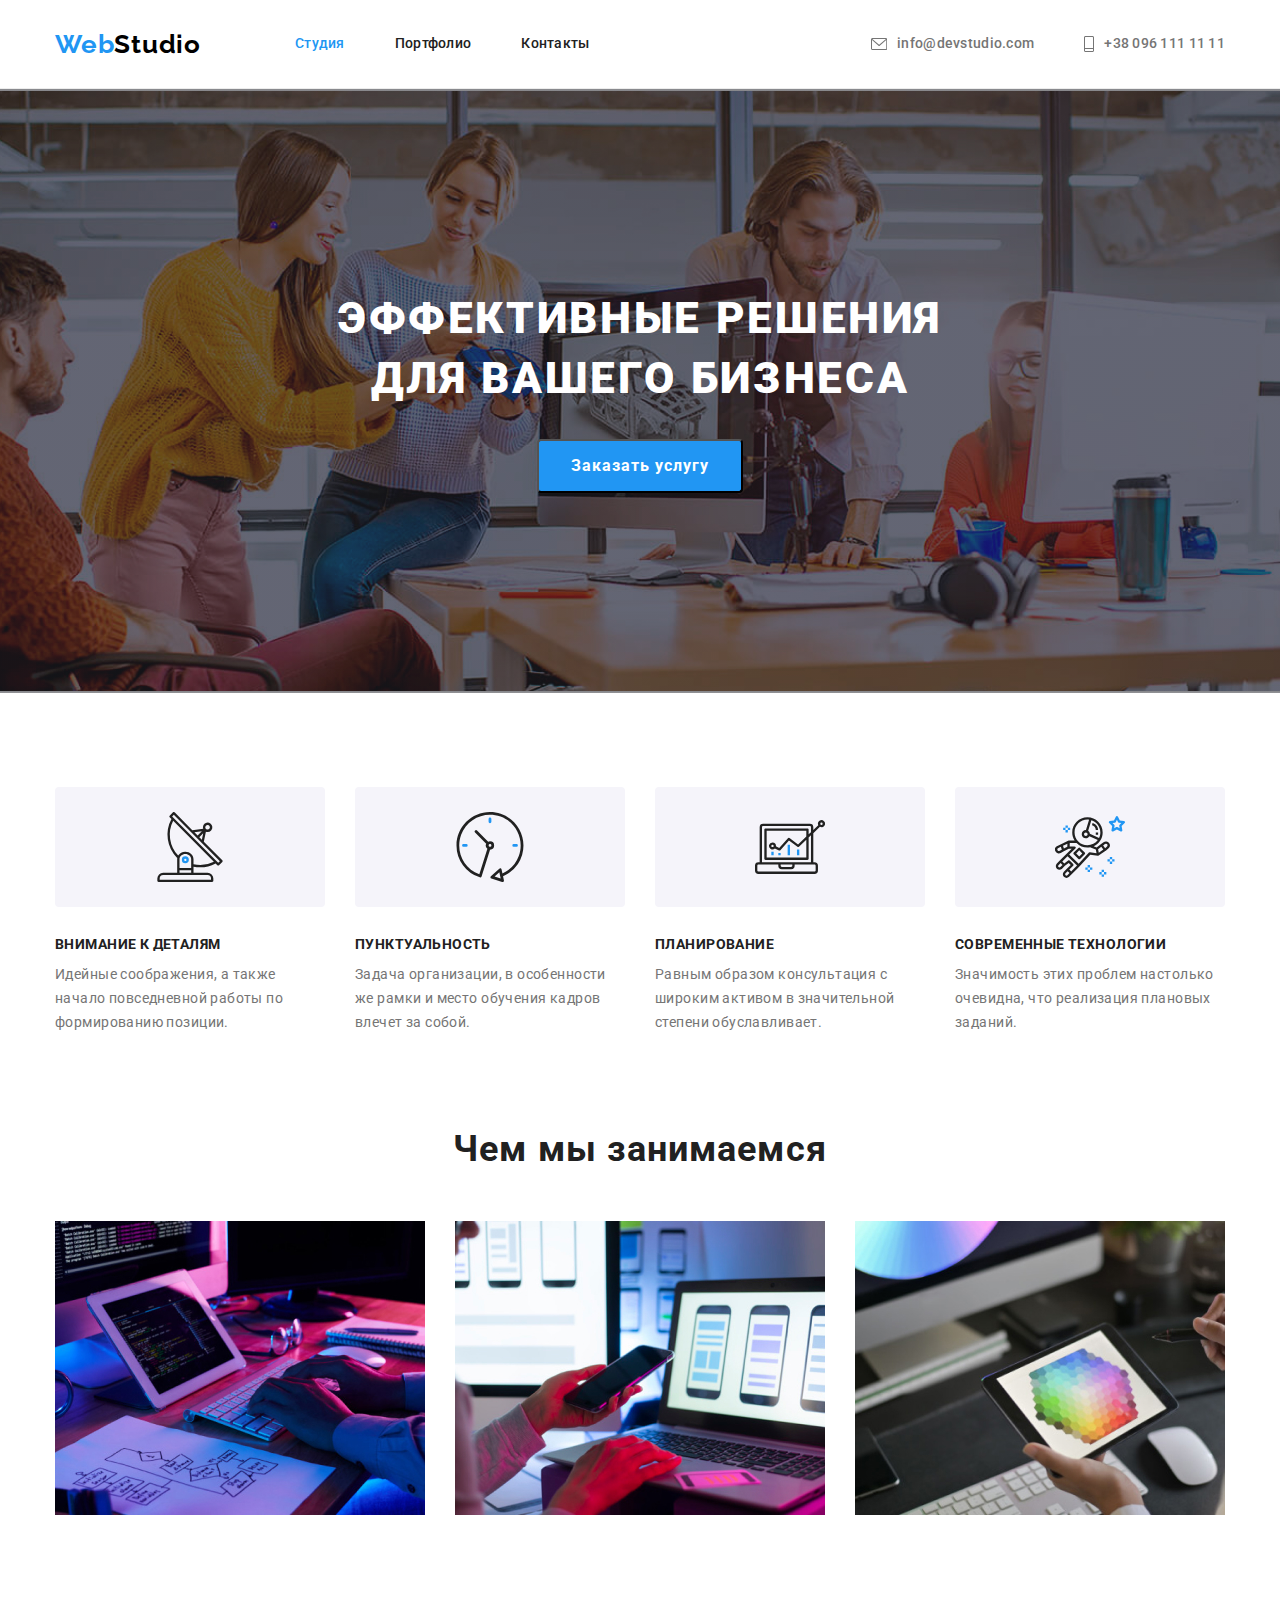
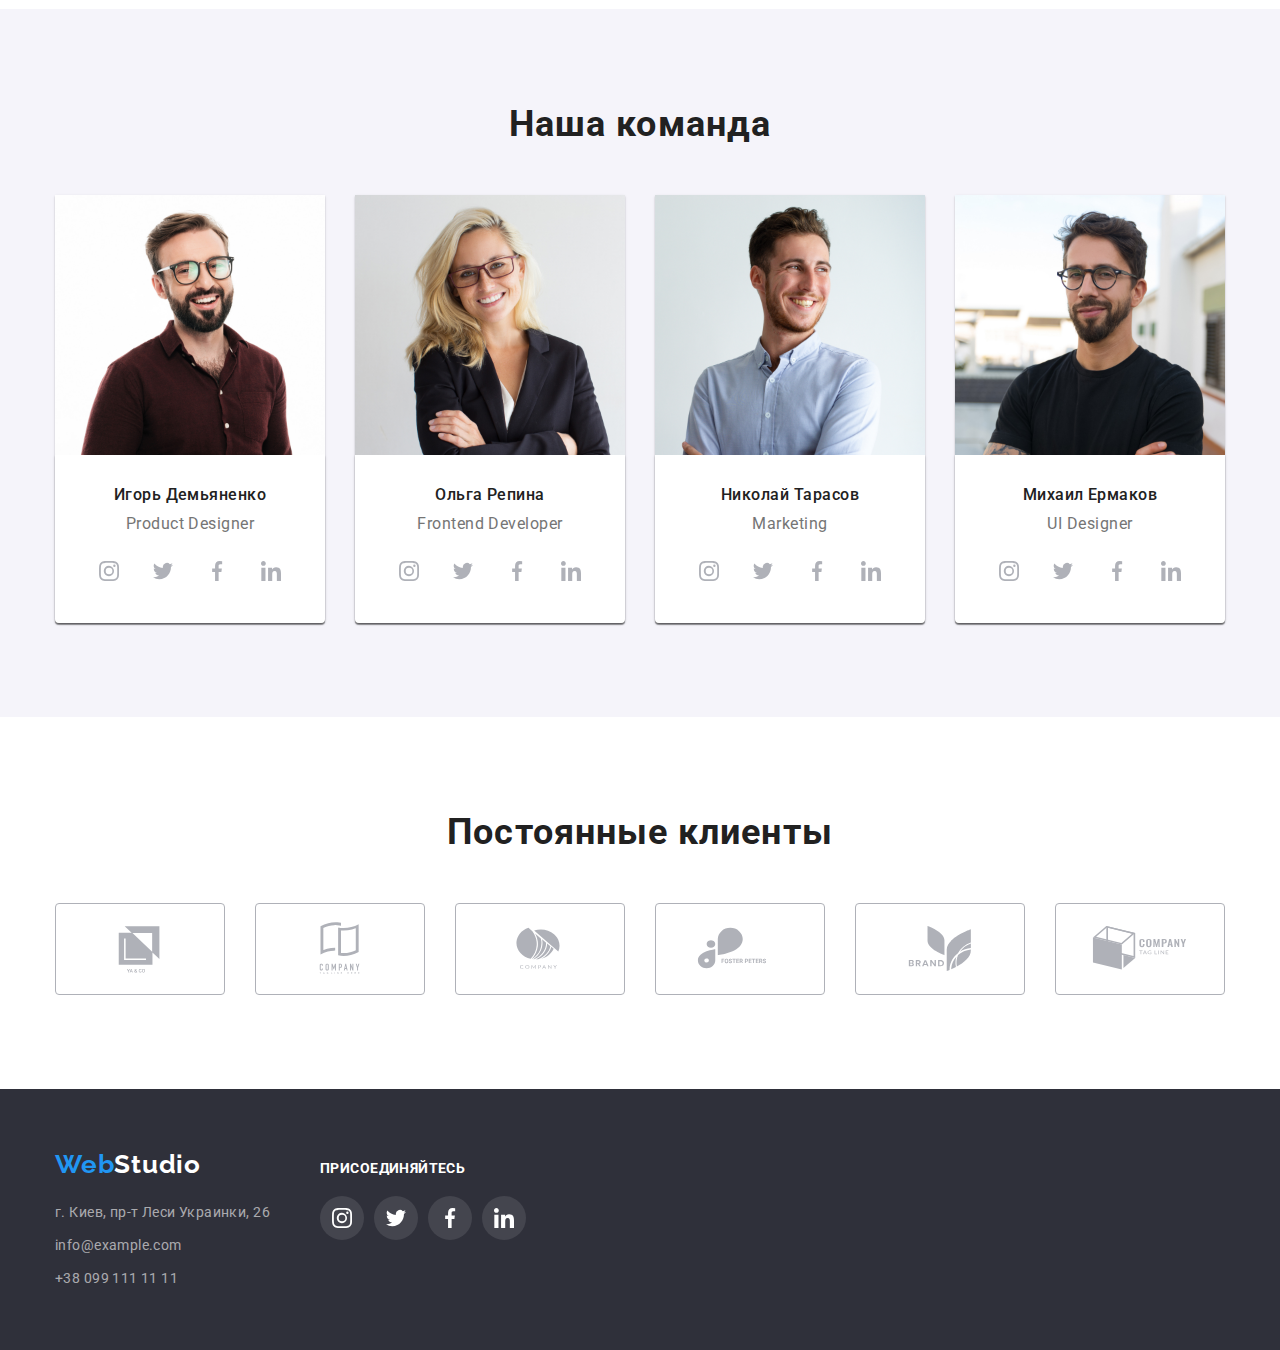
<file: index.html>
<!DOCTYPE html>
<html lang="ru">
<head>
    <meta charset="UTF-8">
    <meta http-equiv="X-UA-Compatible" content="IE=edge">
    <meta name="viewport" content="width=device-width, initial-scale=1.0">
    <title>Document</title>
    <link rel="preconnect" href="https://fonts.googleapis.com">
    <link rel="preconnect" href="https://fonts.gstatic.com" crossorigin>
    <link href="https://fonts.googleapis.com/css2?family=Raleway:wght@700&family=Roboto:wght@400;500;700;900&display=swap" rel="stylesheet">
    <link rel="stylesheet" href="https://cdnjs.cloudflare.com/ajax/libs/modern-normalize/1.1.0/modern-normalize.min.css">
    <link rel="stylesheet" href="./css/style.css">
</head>
<body>
    <header class="page-header">
       <div class="container">
            <div class="navigation">
                <nav class="nav">
                    <a href="./index.html" class="logo"><span class="accent">Web</span>Studio</a>
                    <ul class="site-nav list">
                        <li class="item"><a class="link current" href="./index.html">Студия</a></li>
                        <li class="item"><a class="link" href="./portfolio.html">Портфолио</a></li>
                        <li class="item"><a class="link" href="">Контакты</a></li>
                    </ul>
                </nav>
                
                <ul class="site-contacts list">
                    <li class="item">
                        <a href="" class="link"><svg class="site-contacts-icon" width="16px" heigth="12px">
                            <use href="./images/sprite.svg#icon-envelope-hover"></use>
                        </svg>info@devstudio.com</a></li>
                    <li class="item">                       
                        <a href="" class="link"><svg class="site-contacts-icon" width="10px" heigth="16px">
                            <use href="./images/sprite.svg#icon-Vector"></use>
                        </svg>+38 096 111 11 11</a></li>
                </ul>
            </div>
       </div>
    </header>

    <main>
        <!-- Герой -->
        <section class="hero">
            <h1 class="hero-title">Эффективные решения для вашего бизнеса</h1>
            <button class="button" type="button">Заказать услугу</button>
         </section>

         <section class="section-caption">
                <h2 class="visually-hidden">Наши приемущества</h2>
            <div class="container">
                <ul class="caption-list list">
                    <li class="item">
                        <div class="caption-list-icon">
                            <svg width="70px" heigth="70px"><use href="./images/sprite.svg#icon-antenna"></use></svg>
                        </div>
                        <h3 class="section-title">Внимание к деталям</h3>
                        <p>Идейные соображения, а также начало повседневной работы по формированию позиции.</p>
                    </li>
                    <li class="item">
                        <div class="caption-list-icon">
                            <svg width="70px" heigth="70px"><use href="./images/sprite.svg#icon-clock"></use></svg>
                        </div>
                        <h3 class="section-title">Пунктуальность</h3>
                        <p>Задача организации, в особенности же рамки и место обучения кадров влечет за собой.</p>
                    </li>
                    <li class="item">
                        <div class="caption-list-icon">
                            <svg width="70px" heigth="70px"><use href="./images/sprite.svg#icon-diagram"></use></svg>
                        </div>
                        <h3 class="section-title">Планирование</h3>
                        <p>Равным образом консультация с широким активом в значительной степени обуславливает.</p>
                    </li>
                    <li class="item">
                        <div class="caption-list-icon">
                            <svg width="70px" heigth="70px"><use href="./images/sprite.svg#icon-astronaut"></use></svg>
                        </div>
                        <h3 class="section-title">Современные технологии</h3>
                        <p>Значимость этих проблем настолько очевидна, что реализация плановых заданий.</p>
                    </li>
                </ul>
            </div>
         </section>
        
         <section class="section-work">
            <div class="container">
                <h2 class="section-title">Чем мы занимаемся</h2>
                <ul class="section-work-list list">
                    <li class="item"><img src="./images/box1.jpg" alt="Разработка ПО для ПК" width="370" height="294"></li>
                    <li class="item"><img src="./images/box2.jpg" alt="Разработка мобильных приложений" width="370" height="294"></li>
                    <li class="item"><img src="./images/box3.jpg" alt="Дизайн студия" width="370" height="294"></li>
                </ul>
            </div>
        </section>

        <section class="section-team">            
            <div class="container">
                <h2 class="section-title">Наша команда</h2>
                <ul class="section-team-list list">
                    <li class="item">
                        <img src="./images/img.jpg" alt="дизайнер" width="270" height="260">
                        <div class="item text">
                            <h3 class="section-title-name">Игорь Демьяненко</h3>
                            <p class="section-team-text">Product Designer</p>
                            <ul class="soc-list">
                                <li class="soc-link">
                                    <a class="social-link" href="">
                                        <svg class="icon" width="20px" heigth="20px">
                                            <use href="./images/sprite.svg#icon-instagram"></use>
                                        </svg>
                                    </a>
                                </li>
                                <li class="soc-link">
                                    <a class="social-link" href="">
                                        <svg class="icon" width="20px" heigth="20px">
                                            <use href="./images/sprite.svg#icon-twitter"></use>
                                        </svg>
                                    </a>
                                </li>
                                <li class="soc-link">
                                    <a class="social-link" href="">
                                        <svg class="icon" width="20px" heigth="20px">
                                            <use href="./images/sprite.svg#icon-facebook"></use>
                                        </svg>
                                    </a>
                                </li>
                                <li class="soc-link">
                                    <a class="social-link" href="">
                                        <svg class="icon" width="20px" heigth="20px">
                                            <use href="./images/sprite.svg#icon-linkedin"></use>
                                        </svg>
                                    </a>
                                </li>
                            </ul>
                        </div>
                    </li>
                    <li class="item">
                        <img src="./images/img(1).jpg" alt="разработчик" width="270" height="260">
                        <div class="item text">
                            <h3 class="section-title-name">Ольга Репина</h3>
                            <p class="section-team-text">Frontend Developer</p>
                            <ul class="soc-list">
                                <li class="soc-link">
                                    <a class="social-link" href="">
                                        <svg class="icon" width="20px" heigth="20px">
                                            <use href="./images/sprite.svg#icon-instagram"></use>
                                        </svg>
                                    </a>
                                </li>
                                <li class="soc-link">
                                    <a class="social-link" href="">
                                        <svg class="icon" width="20px" heigth="20px">
                                            <use href="./images/sprite.svg#icon-twitter"></use>
                                        </svg>
                                    </a>
                                </li>
                                <li class="soc-link">
                                    <a class="social-link" href="">
                                        <svg class="icon" width="20px" heigth="20px">
                                            <use href="./images/sprite.svg#icon-facebook"></use>
                                        </svg>
                                    </a>
                                </li>
                                <li class="soc-link">
                                    <a class="social-link" href="">
                                        <svg class="icon" width="20px" heigth="20px">
                                            <use href="./images/sprite.svg#icon-linkedin"></use>
                                        </svg>
                                    </a>
                                </li>
                            </ul>
                        </div>
                    </li>
                    <li class="item">
                        <img src="./images/img(2).jpg" alt="маркетолог" width="270" height="260">
                        <div class="item text">
                            <h3 class="section-title-name">Николай Тарасов</h3>
                            <p class="section-team-text">Marketing</p>
                            <ul class="soc-list">
                                <li class="soc-link">
                                    <a class="social-link" href="">
                                        <svg class="icon" width="20px" heigth="20px">
                                            <use href="./images/sprite.svg#icon-instagram"></use>
                                        </svg>
                                    </a>
                                </li>
                                <li class="soc-link">
                                    <a class="social-link" href="">
                                        <svg class="icon" width="20px" heigth="20px">
                                            <use href="./images/sprite.svg#icon-twitter"></use>
                                        </svg>
                                    </a>
                                </li>
                                <li class="soc-link">
                                    <a class="social-link" href="">
                                        <svg class="icon" width="20px" heigth="20px">
                                            <use href="./images/sprite.svg#icon-facebook"></use>
                                        </svg>
                                    </a>
                                </li>
                                <li class="soc-link">
                                    <a class="social-link" href="">
                                        <svg class="icon" width="20px" heigth="20px">
                                            <use href="./images/sprite.svg#icon-linkedin"></use>
                                        </svg>
                                    </a>
                                </li>
                            </ul>
                        </div>
                    </li>
                    <li class="item">
                        <img src="./images/img(3).jpg" alt="дизайнер" width="270" height="260">
                        <div class="item text">
                            <h3 class="section-title-name">Михаил Ермаков</h3>
                            <p class="section-team-text">UI Designer</p>
                            <ul class="soc-list">
                                <li class="soc-link">
                                    <a class="social-link" href="">
                                        <svg class="icon" width="20px" heigth="20px">
                                            <use href="./images/sprite.svg#icon-instagram"></use>
                                        </svg>
                                    </a>
                                </li>
                                <li class="soc-link">
                                    <a class="social-link" href="">
                                        <svg class="icon" width="20px" heigth="20px">
                                            <use href="./images/sprite.svg#icon-twitter"></use>
                                        </svg>
                                    </a>
                                </li>
                                <li class="soc-link">
                                    <a class="social-link" href="">
                                        <svg class="icon" width="20px" heigth="20px">
                                            <use href="./images/sprite.svg#icon-facebook"></use>
                                        </svg>
                                    </a>
                                </li>
                                <li class="soc-link">
                                    <a class="social-link" href="">
                                        <svg class="icon" width="20px" heigth="20px">
                                            <use href="./images/sprite.svg#icon-linkedin"></use>
                                        </svg>
                                    </a>
                                </li>
                            </ul>
                        </div>
                    </li>
                </ul>
            </div>
        </section>

        <section class="section-clients">
            <div class="container">
                <h2 class="clients-title">Постоянные клиенты</h2>
                <ul class="clients-list">
                    <li class="clients-item list">
                        <a class="clients-link" href="">
                            <svg class="clients-icon" width="106px" height="60px">
                                <use href="./images/sprite.svg#icon-Logo1"></use>
                            </svg>
                        </a>
                    </li>
                    <li class="clients-item list">
                        <a class="clients-link" href="">
                            <svg class="clients-icon" width="106px" height="60px">
                                <use href="./images/sprite.svg#icon-Logo2"></use>
                            </svg>
                        </a>
                    </li>
                    <li class="clients-item list">
                        <a class="clients-link" href="">
                            <svg class="clients-icon" width="106px" height="60px">
                                <use href="./images/sprite.svg#icon-Logo3"></use>
                            </svg>
                        </a>
                    </li>
                    <li class="clients-item list">
                        <a class="clients-link" href="">
                            <svg class="clients-icon" width="106px" height="60px">
                                <use href="./images/sprite.svg#icon-Logo4"></use>
                            </svg>
                        </a>
                    </li>
                    <li class="clients-item list">
                        <a class="clients-link" href="">
                            <svg class="clients-icon" width="106px" height="60px">
                                <use href="./images/sprite.svg#icon-Logo5"></use>
                            </svg>
                        </a>
                    </li>
                    <li class="clients-item list">
                        <a class="clients-link" href="">
                            <svg class="clients-icon" width="106px" height="60px">
                                <use href="./images/sprite.svg#icon-Logo6"></use>
                            </svg>
                        </a>
                    </li>
                </ul>
            </div>
        </section>
    </main>

    <footer class="footer">
        <div class="container">
            <div>
                <address class="adress"></address>
                <a class="logo" href="./index.html"><span class="accent">Web</span>Studio</a>
                <ul class="footer-list list">
                    <li class="footer-list-item"><a class="footer-link" href="">г. Киев, пр-т Леси Украинки, 26</a></li>
                    <li class="footer-list-item"><a class="footer-link" href="mailto:info@example.com">info@example.com</a></li>
                    <li class="footer-list-item"><a class="footer-link" href="tel:+380991111111">+38 099 111 11 11</a></li>
                </ul>
                </address>
            </div>
            <div class="footer-social">
                <h2 class="footer-title">Присоединяйтесь</h2>
                <ul class="footer-soc-list">
                    <li class="footer-soc-list">
                        <a class="social-link" href="">
                            <svg class="icon" width="20px" heigth="20px">
                                <use href="./images/sprite.svg#icon-instagram"></use>
                            </svg>
                        </a>
                    </li>
                    <li class="footer-soc-list">
                        <a class="social-link" href="">
                            <svg class="icon" width="20px" heigth="20px">
                                <use href="./images/sprite.svg#icon-twitter"></use>
                            </svg>
                        </a>
                    </li>
                    <li class="footer-soc-list">
                        <a class="social-link" href="">
                            <svg class="icon" width="20px" heigth="20px">
                                <use href="./images/sprite.svg#icon-facebook"></use>
                            </svg>
                        </a>
                    </li>
                    <li class="footer-soc-list">
                        <a class="social-link" href="">
                            <svg class="icon" width="20px" heigth="20px">
                                <use href="./images/sprite.svg#icon-linkedin"></use>
                            </svg>
                        </a>
                    </li>
                </ul>
            </div>
        </div>
    </footer>
</body>
</html>
</file>
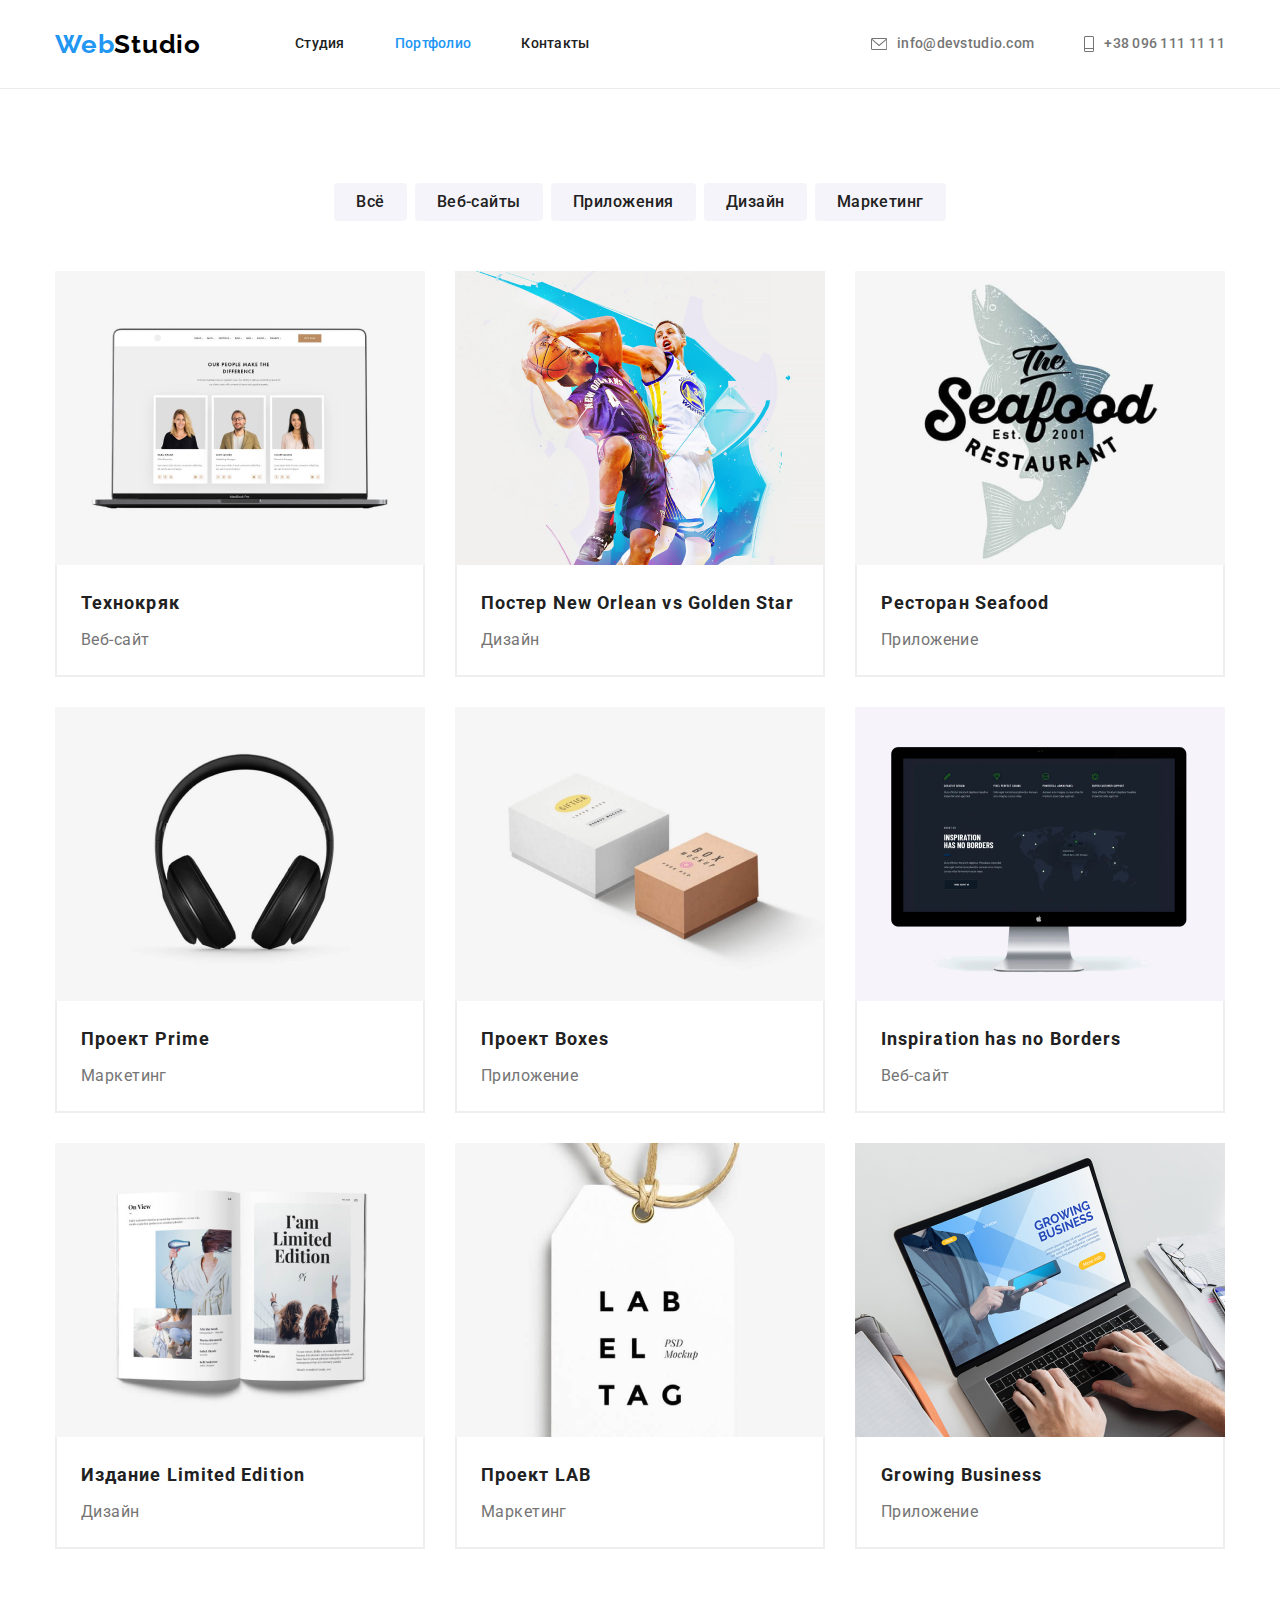
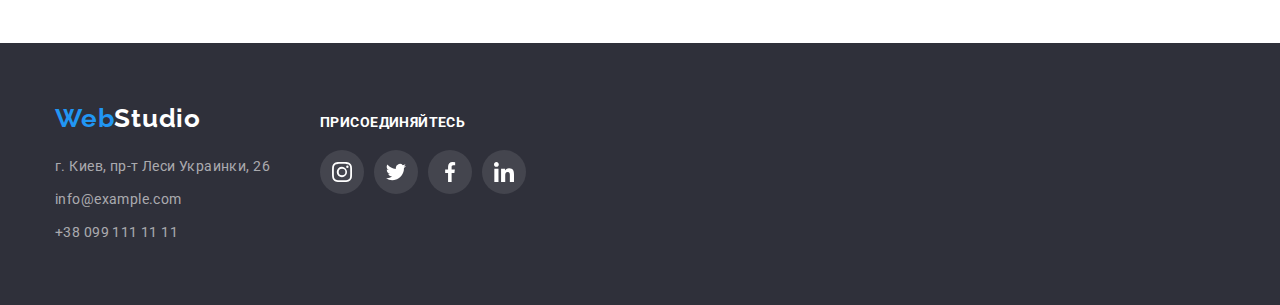
<file: portfolio.html>
<!DOCTYPE html>
<html lang="ru">

<head>
    <meta charset="UTF-8">
    <meta http-equiv="X-UA-Compatible" content="IE=edge">
    <meta name="viewport" content="width=device-width, initial-scale=1.0">
    <title>Document</title>
    <link rel="preconnect" href="https://fonts.googleapis.com">
    <link rel="preconnect" href="https://fonts.gstatic.com" crossorigin>
    <link
        href="https://fonts.googleapis.com/css2?family=Raleway:wght@700&family=Roboto:wght@400;500;700;900&display=swap"
        rel="stylesheet">
    <link rel="stylesheet"
        href="https://cdnjs.cloudflare.com/ajax/libs/modern-normalize/1.1.0/modern-normalize.min.css">
    <link rel="stylesheet" href="./css/style.css">
</head>

<body>
    <header class="page-header">
        <div class="container">
            <div class="navigation">
                <nav class="nav">
                    <a href="./index.html" class="logo"><span class="accent">Web</span>Studio</a>
                    <ul class="site-nav list">
                        <li class="item"><a class="link" href="./index.html">Студия</a></li>
                        <li class="item"><a class="link current" href="./portfolio.html">Портфолио</a></li>
                        <li class="item"><a class="link" href="">Контакты</a></li>
                    </ul>
                </nav>
    
                <ul class="site-contacts list">
                    <li class="item">
                        <a href="" class="link"><svg class="site-contacts-icon" width="16px" heigth="12px">
                                <use href="./images/sprite.svg#icon-envelope-hover"></use>
                            </svg>info@devstudio.com</a>
                    </li>
                    <li class="item">
                        <a href="" class="link"><svg class="site-contacts-icon" width="10px" heigth="16px">
                                <use href="./images/sprite.svg#icon-Vector"></use>
                            </svg>+38 096 111 11 11</a>
                    </li>
                </ul>
            </div>
        </div>
    </header>

     <main>
         <section>
            <div class="container">
                <h1 class="visually-hidden">Наши работы</h1>
                <ul class="filter-list list">
                    <li class="filter-item"><button class="button" type="button">Всё</button></li>
                    <li class="filter-item"><button class="button" type="button">Веб-сайты</button></li>
                    <l class="filter-item"i><button class="button" type="button">Приложения</button></l>
                    <li class="filter-item"><button class="button" type="button">Дизайн</button></li>
                    <li class="filter-item"><button class="button" type="button">Маркетинг</button></li>
                </ul>
                
                <ul class="works-list list">
                    <li class="card">
                        <img src="./images/img1.jpg" alt="Веб-сайт">
                        <div class="works-list-text">
                            <h2 class="title">Технокряк</h2>
                            <p class="text">Веб-сайт</p>
                        </div>
                    </li>
                    <li class="card">
                        <img src="./images/img2.jpg" alt="Дизайн">
                        <div class="works-list-text">
                            <h2 class="title">Постер New Orlean vs Golden Star</h2>
                            <p class="text">Дизайн</p>
                        </div>
                    </li>
                    <li class="card">
                        <img src="./images/img3.jpg" alt="Приложение">
                        <div class="works-list-text">
                            <h2 class="title">Ресторан Seafood</h2>
                            <p class="text">Приложение</p>
                        </div>
                    </li>
                    <li class="card">
                        <img src="./images/img4.jpg" alt="Маркетин">
                        <div class="works-list-text">
                            <h2 class="title">Проект Prime</h2>
                            <p class="text">Маркетинг</p>
                        </div>
                    </li>
                    <li class="card">
                        <img src="./images/img5.jpg" alt=">Приложение">
                        <div class="works-list-text">
                            <h2 class="title">Проект Boxes</h2>
                            <p class="text">Приложение</p>
                        </div>
                    </li>
                    <li class="card">
                        <img src="./images/img6.jpg" alt="Веб-сайт">
                        <div class="works-list-text">
                            <h2 class="title">Inspiration has no Borders</h2>
                            <p class="text">Веб-сайт</p>
                        </div>
                    </li>
                    <li class="card">
                        <img src="./images/img7.jpg" alt="Дизайн">
                        <div class="works-list-text">
                            <h2 class="title">Издание Limited Edition</h2>
                            <p class="text">Дизайн</p>
                        </div>
                    </li>
                    <li class="card">
                        <img src="./images/img8.jpg" alt="Маркетинг">
                        <div class="works-list-text">
                            <h2 class="title">Проект LAB</h2>
                            <p class="text">Маркетинг</p>
                        </div>
                    </li>
                    <li class="card">
                        <img src="./images/img9.jpg" alt="Приложение">
                        <div class="works-list-text">
                            <h2 class="title">Growing Business</h2>
                            <p class="text">Приложение</p>
                        </div>
                    </li>
                </ul>
            </div>
         </section>

     </main>

    <footer class="footer">
        <div class="container">
            <div>
                <address class="adress"></address>
                <a class="logo" href="./index.html"><span class="accent">Web</span>Studio</a>
                <ul class="footer-list list">
                    <li class="footer-list-item"><a class="footer-link" href="">г. Киев, пр-т Леси Украинки, 26</a></li>
                    <li class="footer-list-item"><a class="footer-link" href="mailto:info@example.com">info@example.com</a>
                    </li>
                    <li class="footer-list-item"><a class="footer-link" href="tel:+380991111111">+38 099 111 11 11</a></li>
                </ul>
                </address>
            </div>
            <div class="footer-social">
                <h2 class="footer-title">Присоединяйтесь</h2>
                <ul class="footer-soc-list">
                    <li class="footer-soc-list">
                        <a class="social-link" href="">
                            <svg class="icon" width="20px" heigth="20px">
                                <use href="./images/sprite.svg#icon-instagram"></use>
                            </svg>
                        </a>
                    </li>
                    <li class="footer-soc-list">
                        <a class="social-link" href="">
                            <svg class="icon" width="20px" heigth="20px">
                                <use href="./images/sprite.svg#icon-twitter"></use>
                            </svg>
                        </a>
                    </li>
                    <li class="footer-soc-list">
                        <a class="social-link" href="">
                            <svg class="icon" width="20px" heigth="20px">
                                <use href="./images/sprite.svg#icon-facebook"></use>
                            </svg>
                        </a>
                    </li>
                    <li class="footer-soc-list">
                        <a class="social-link" href="">
                            <svg class="icon" width="20px" heigth="20px">
                                <use href="./images/sprite.svg#icon-linkedin"></use>
                            </svg>
                        </a>
                    </li>
                </ul>
            </div>
        </div>
    </footer>
    
</body>
</html>
</file>
<file: css/style.css>
/* Цвет основного текста #757575 */
/* Вторичный цвет текста #212121 */
/* Фоновый белый  #FFFFFF*/
/* Фоновый серый  #F5F4FA*/
/* Фоновый чёрный  #2F303A*/
/* Акцент #2196F3 */

:root {
    --primery-text-color: #757575;
    --title-text-color: #212121;
    --accent-color: #2196F3;
    --primery-white-color: #fff;
}

body{
    color: var(--primery-text-color);
    background-color: var(--primery-white-color);

    font-family: Roboto, sans-serif;
    font-weight: 400;
    font-size: 14px;
    line-height: 1.71;
    letter-spacing: 0.03em;
}

section {
    padding-top: 94px;
    padding-bottom: 94px;
}

 h1,
 h2,
 h3,
 p{
    margin: 0;
}

img {
    display: block;
}

ul {
    padding: 0;
}

.heading,
.caption-none {
    display: none;
}

.visually-hidden {
    position: absolute;
    width: 1px;
    height: 1px;
    margin: -1px;
    border: 0;
    padding: 0;
    white-space: normal;
    clip-path: inset(100%);
    clip: rect(0 0 0 0);
    overflow: hidden;
}

.container {
    width: 1200px;
    margin: 0 auto;
    padding: 0 15px;
}

.section-title {
    color: var(--title-text-color);
}

.list {
    list-style: none;
    margin: 0;
}

/* Header */

.page-header {
    border-bottom: 1px solid #ECECEC;
}

.page-header,
.logo {
    color:#000000;
    text-decoration: none;
}

.accent {
    color: var(--accent-color);
}

.logo {
    font-family: 'Raleway';
    font-weight: 700;
    font-size: 26px;
    line-height: 1.19;
    letter-spacing: 0.03em;
    }

/* SITE NAV */

.nav {
    display: flex;
    align-items: center;
}

.site-nav .item {
    padding-top: 32px;
    padding-bottom: 32px;
}

.navigation {
    display: flex;
    align-items: center;
}

.site-nav {
    display: flex;
    margin-left: 94px;
}

.site-contacts {
    display: flex;
    margin-left: auto;
    padding-inline-start: 0px;
}

.site-contacts-icon  {
    height: 16px;
    margin-right: 10px;
}

.site-nav .item + .item,
.site-contacts .item + .item{
    margin-left: 50px;
}

.site-nav .link {
    font-weight: 500;
    font-size: 14px;
    line-height: 1.14;
    letter-spacing: 0.02em;
    text-decoration: none;

    color: var(--title-text-color);
}

.site-contacts .link {
    display: flex;
    align-items: center;

    text-decoration: none;
    font-weight: 500;
    font-size: 14px;
    line-height: 1.14;
    letter-spacing: 0.02em;

    color: var(--primery-text-color);
    fill: var(--primery-text-color);    
}

.site-nav .link:hover,
.site-contacts .link:hover,
.site-nav .link:focus,
.site-contacts .link:focus {
    color: var(--accent-color);
    fill: var(--accent-color);
}

.site-contacts,
.site-nav {
    margin-top: 0;
    margin-bottom: 0;
}

.site-nav .link.current {
color: var(--accent-color);
}

/* Hero */

.hero {
    padding-top: 200px;
    padding-bottom: 200px;
    text-align: center;

    background: linear-gradient(rgba(47, 48, 58, 0.4), rgba(47, 48, 58, 0.4)), url(../images/bcg-foto.jpg);
    background-position: center;
    background-color: #C4C4C4;
    background-repeat: no-repeat;
    color: var(--primery-white-color);
    
}

.hero-title {
    margin-left: auto;
    margin-right: auto;
    margin-bottom: 30px;
    width: 696px;

    font-weight: 900;
    font-size: 44px;
    line-height: 1.36;
    letter-spacing: 0.06em;
    text-transform: uppercase;
    text-align: center;
}

.button {
    padding: 10px 32px;
    border-radius: 4px;

    font-family: inherit;
    font-weight: 700;
    font-size: 16px;
    line-height: 1.88;
    text-align: center;
    letter-spacing: 0.06em;

    color: var(--primery-white-color);
    background-color: var(--accent-color);
}

.filter-list {
    display: flex;
    justify-content: center;
    margin-top: 0;
    margin-bottom: 50px;
    padding-inline-start: 0px;
}

.filter-list .button {
    padding: 6px 22px;
    border: none;
    border-radius: 4px;
    
    font-weight: 500;
    font-size: 16px;
    line-height: 1.62;
    letter-spacing: 0.03em;

    color: var(--title-text-color);
    background-color: #F5F4FA;
}

.filter-list .button:hover,
.filter-list .button:focus {
    color: var(--primery-white-color);
    background-color: var(--accent-color);
    box-shadow: 0px 3px 1px rgba(0, 0, 0, 0.1),
    0px 1px 2px rgba(0, 0, 0, 0.08),
    0px 2px 2px rgba(0, 0, 0, 0.12);
}

.filter-item:not(:last-child){
    margin-right: 8px;
}

.list .title {
    font-weight: 700;
    font-size: 18px;
    line-height: 2;
    letter-spacing: 0.06em;

    color: var(--title-text-color);
}

.text {
    font-size: 16px;
    line-height: 1.88;
}

/* Section-caption */

.caption-list-icon {
    display: flex;
    justify-content: center;
    align-items: center;
    margin-bottom: 30px;
    width: 270px;
    height: 120px;
    
    border-radius: 4px;

    background-color: #F5F4FA;
}

.section-caption .list {
    display: flex;
    list-style: none;
}

.caption-list {
    display: flex;
}

.caption-list .item {
    width: 270px;
    margin-right: 30px;

    text-align: left;    
}

.caption-list .item:last-child {
    margin-right: 0;
}

.section-caption .section-title {
    margin-bottom: 10px;

    font-weight: 700;
    font-size: 14px;
    line-height: 1.14;
    letter-spacing: 0.03em;
    text-transform: uppercase;
    text-decoration: none;
}

/* Section-work */

.section-work {
    padding-top: 0;
}

.section-work .container {
    padding-top: 0;
}

.section-work .list {
    display: flex;
}

.section-work  .section-title {
    margin-bottom: 50px;

    font-weight: 700;
    font-size: 36px;
    line-height: 1.17;
    text-align: center;
    letter-spacing: 0.03em;
    }

.section-work-list .item:not(:last-child) {
    margin-right: 30px;
}

.works-list {
    display: flex;
    flex-wrap: wrap;
    margin: 0;
    padding-inline-start: 0px;
    justify-content: center;
} 

.works-list .title {
    margin-bottom: 4px;
}

.works-list .card {
    margin-right: 30px;
    margin-bottom: 30px;
}

.works-list .card:nth-child(3n) {
    margin-right: 0;
}

.works-list .card:nth-child(n+7) {
    margin-bottom: 0;
}

.works-list .card:hover {
    box-shadow: 0px 1px 1px rgba(0, 0, 0, 0.12),
    0px 4px 4px rgba(0, 0, 0, 0.06),
    1px 4px 6px rgba(0, 0, 0, 0.16);
}

.works-list .item {
    width: 370px;
    margin: 15px 15px 30px 15px;
}

.works-list .item:nth-child(3n) {
    margin-right: 0;
}

.works-list-text {
    padding: 20px 24px;

    border-right: 2px solid #EEEEEE;
    border-left: 2px solid #EEEEEE;
    border-bottom: 2px solid #EEEEEE;
    text-align: left;
}

/* Section-team */ 

.section-team {
    text-align: center;

    background-color: #F5F4FA;
}

.section-team-list {
    display: flex;
}

.section-team-list .item:not(:last-child){
    margin-right: 30px;
}

.section-team-list .item {
    box-shadow: 0px 1px 3px rgba(0, 0, 0, 0.12),
    0px 1px 1px rgba(0, 0, 0, 0.14),
    0px 2px 1px rgba(0, 0, 0, 0.2);
    border-radius: 0px 0px 4px 4px;
}

.soc-list {
    display: flex;
    justify-content: center;
    list-style: none;
}

.soc-link:not(:last-child) {
    margin-right: 10px;
}

.icon {  
    width: 20px;
    height: 20px;

    fill: #AFB1B8;
} 

.social-link {
    margin: 0;
    padding: 0;

    width: 20px;
    height: 20px;
}

.soc-link {
    display: flex;
    justify-content: center;
    align-items: center;

    width: 44px;
    height: 44px;
    border-radius: 50%;
    border-color: transparent;

    background-color: var(--primery-white-color);
}

.soc-link:hover,
.soc-link:focus {
    background-color: var(--accent-color);
}

.social-link:hover .icon,
.social-link:focus .icon {
    fill: var(--primery-white-color);
}

.section-team  .section-title {
    margin-bottom: 50px;

    font-weight: 700;
    font-size: 36px;
    line-height: 1.17;
    text-align: center;
    letter-spacing: 0.03em;
}

.section-title-name {
    margin-bottom: 10px;
    
    font-weight: 500;
    font-size: 16px;
    line-height: 1.19;
    letter-spacing: 0.03em;

    color: var(--title-text-color);
}
.section-team-text {;
    margin-bottom: 16px;

    font-size: 16px;
    line-height: 1.19;
    letter-spacing: 0.03em;
}


.section-team-list .text {
    padding-top: 30px;
    padding-bottom: 30px;
}

.section-team-list .item {
    background-color: var(--primery-white-color);
}

.card-list {
    margin: 0;
}

/* SECTION CLIENTS */

.section-clients {
    text-align: center;
}

.clients-title {
    margin-bottom: 50px;

    font-weight: 700;
    font-size: 36px;
    line-height: 42px;
    text-align: center;
    letter-spacing: 0.03em;
    
    color: var(--title-text-color);
}

.clients-list {
    display: flex;
    margin-top: 0;
    margin-bottom: 0;
}

.clients-icon {
    fill: #AFB1B8;
}

.clients-item:not(:last-child) {
    margin-right: 30px;
}

.clients-link {
    display: flex;
    justify-content: center;
    align-items: center;
    width: 170px;
    height: 92px;
    border: 1px solid #AFB1B8;
    border-radius: 4px;
}

.clients-link:hover,
.clients-link:focus {
    border-color: var(--accent-color);
}

.clients-link:hover .clients-icon,
.clients-link:focus .clients-icon {
    fill: var(--accent-color);
}



/* Footer */

.footer {
    padding-top: 60px;
    padding-bottom: 60px;
    align-items: baseline;
}


.footer .container {
    display: flex;
    align-items: baseline;
}

.footer-list {
    margin-top: 20px;
}

.footer-list-item:not(:last-child) {
    margin-bottom: 9px;
}

.footer,
.footer .logo {
    background-color: #2F303A;
    color: var(--primery-white-color);
}

.footer .logo {
    text-align: left;
    font-family: 'Raleway';
    font-weight: 700;
    font-size: 26px;
    line-height: 1.19;
    letter-spacing: 0.03em;
}

.footer .adress {
    max-width: 230px;
    margin-right: 50px;
    text-align: left;
    font-family: Roboto, sans-serif;
    font-style: normal;
    font-size: 14px;
    line-height: 1.71;
    letter-spacing: 0.03em;
}  

.footer-social {
    margin-left: 50px;
}

.footer-link {
    color: rgba(255, 255, 255, 0.6);
    text-decoration: none;
    font-size: 14px;
    line-height: 1.71;
    letter-spacing: 0.03em;
}
.footer-link:hover,
.footer-link:focus {
    color: var(--accent-color);
}

.footer-soc-list {
    display: flex;
    margin-right: 10px;
}

.social-link {
    display: flex;
    justify-content: center;
    align-items: center;
    width: 44px;
    height: 44px;
    border-radius: 50%;

    background: rgba(255, 255, 255, 0.1);
}

.social-link:hover,
.social-link:focus {
    background-color: var(--accent-color);
}

.footer .social-link .icon {
    fill: var(--primery-white-color);
}

.footer-title {
    margin-bottom: 20px;
    
    font-weight: 700;
    font-size: 14px;
    line-height: 16px;
    letter-spacing: 0.03em;
    text-transform: uppercase;
}
</file>
